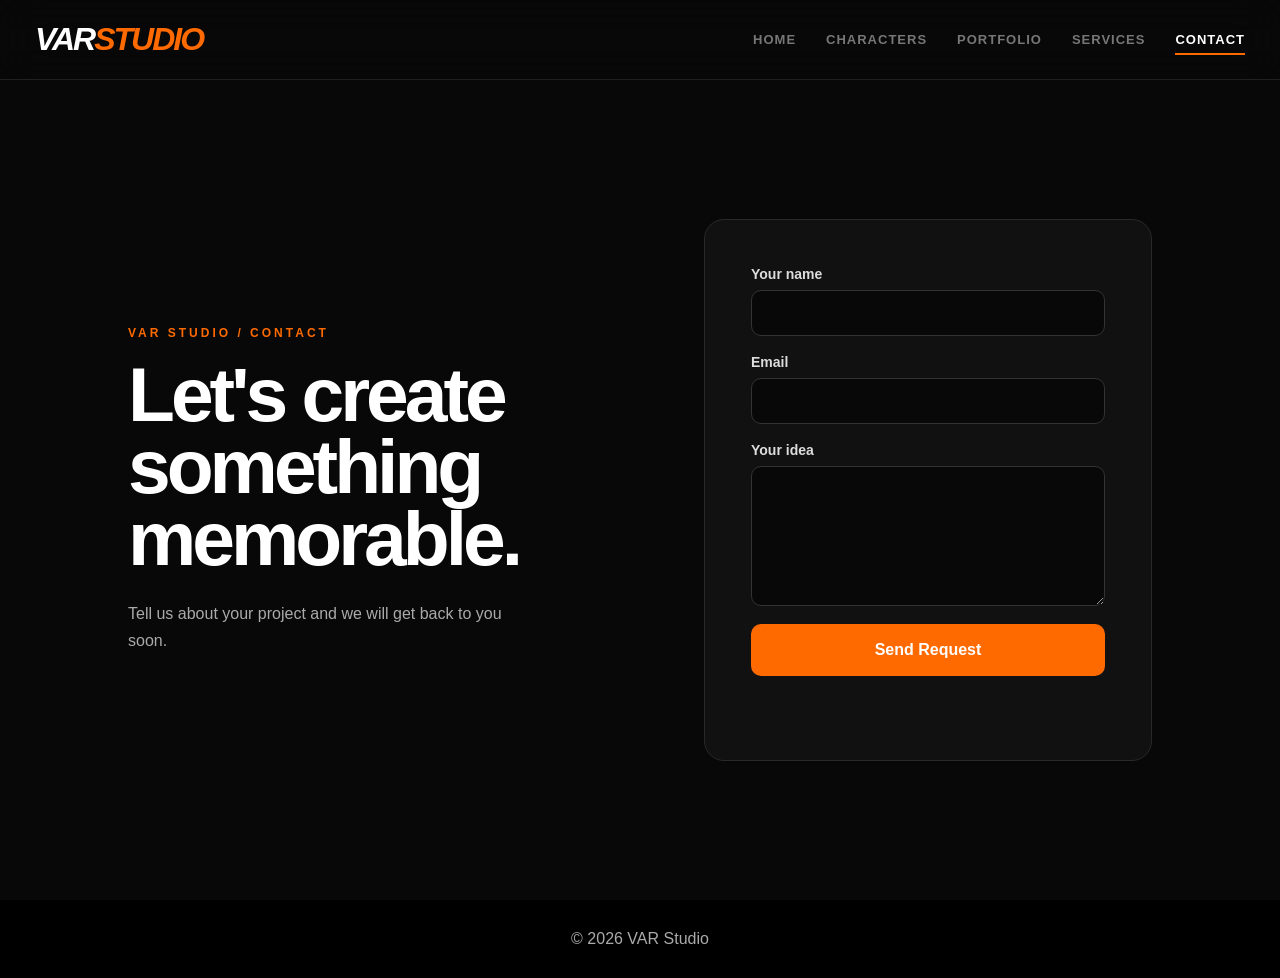
<file: NK/contact.html>
<!DOCTYPE html>
<html lang="en">
<head>
    <meta charset="UTF-8">
    <meta name="viewport" content="width=device-width, initial-scale=1.0">
    <title>VAR Studio — Contact</title>
    <link rel="icon" href="favicon.svg" type="image/svg+xml">
    <link rel="stylesheet" href="css/contact.css">
    <link rel="stylesheet" href="css/header.css">
</head>
<body>
    <header class="site-header">
        <a href="index.html" class="logo">VAR<span>STUDIO</span></a>
        <button class="menu-toggle" type="button" aria-label="Open navigation menu" aria-expanded="false"><span></span><span></span><span></span></button>
        <nav aria-label="Main navigation">
            <a href="index.html">Home</a>
            <a href="characters/characters.html">Characters</a>
            <a href="portfolio.html">Portfolio</a>
            <a href="service/service.html">Services</a>
            <a href="contact.html" class="active" aria-current="page">Contact</a>
        </nav>
    </header>
    <main class="contact-page">
        <section class="contact-intro">
            <p>VAR STUDIO / CONTACT</p>
            <h1>Let's create<br>something memorable.</h1>
            <span>Tell us about your project and we will get back to you soon.</span>
        </section>
        <form id="contact-form" action="https://formsubmit.co/letplaymum@gmail.com" method="POST" class="contact-form">
            <input type="hidden" name="_subject" value="New request from VAR Studio website">
            <input type="hidden" name="_captcha" value="false">
            <input type="hidden" name="_template" value="table">
            <label>Your name<input type="text" name="name" autocomplete="name" required></label>
            <label>Email<input type="email" name="email" autocomplete="email" required></label>
            <label>Your idea<textarea name="message" required></textarea></label>
            <button type="submit">Send Request</button>
            <p id="form-status" role="status" aria-live="polite"></p>
        </form>
    </main>
    <footer>© 2026 VAR Studio</footer>
    <script src="js/header.js"></script>
    <script src="js/script.js"></script>
</body>
</html>
</file>
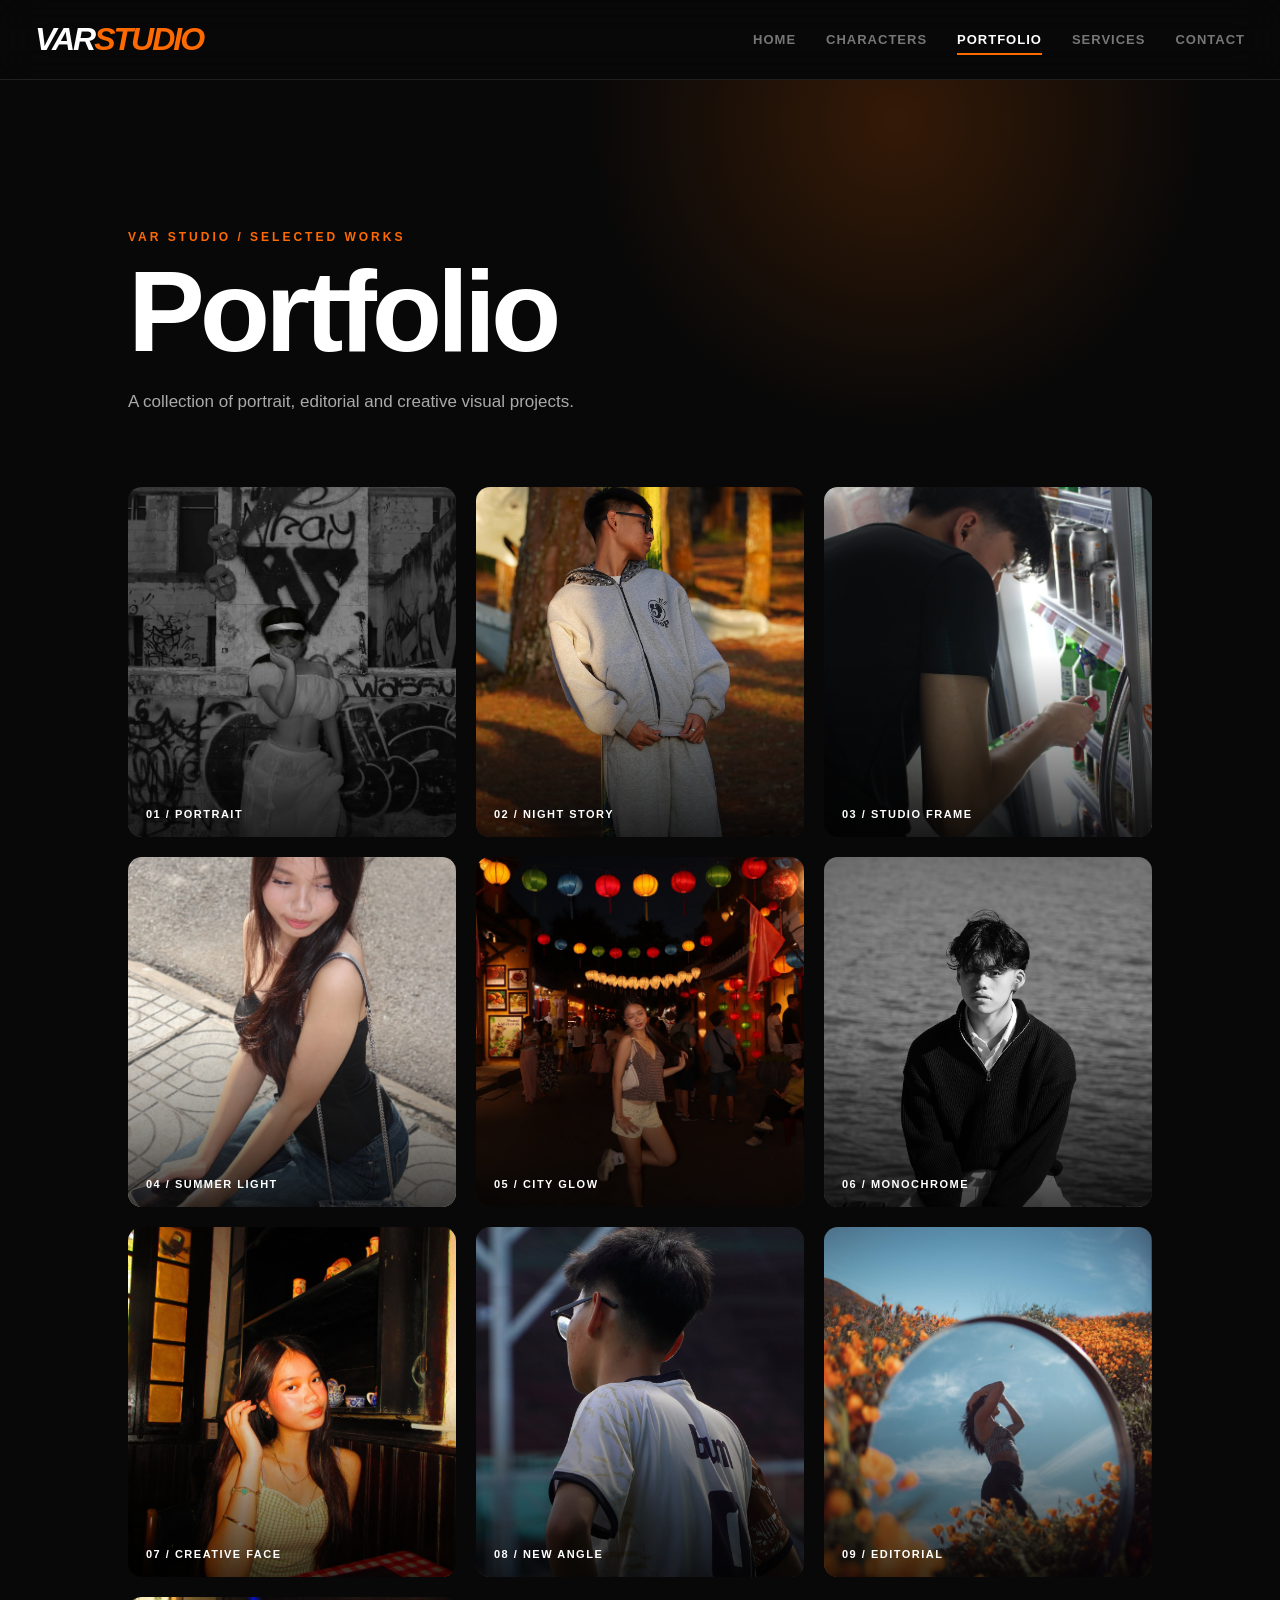
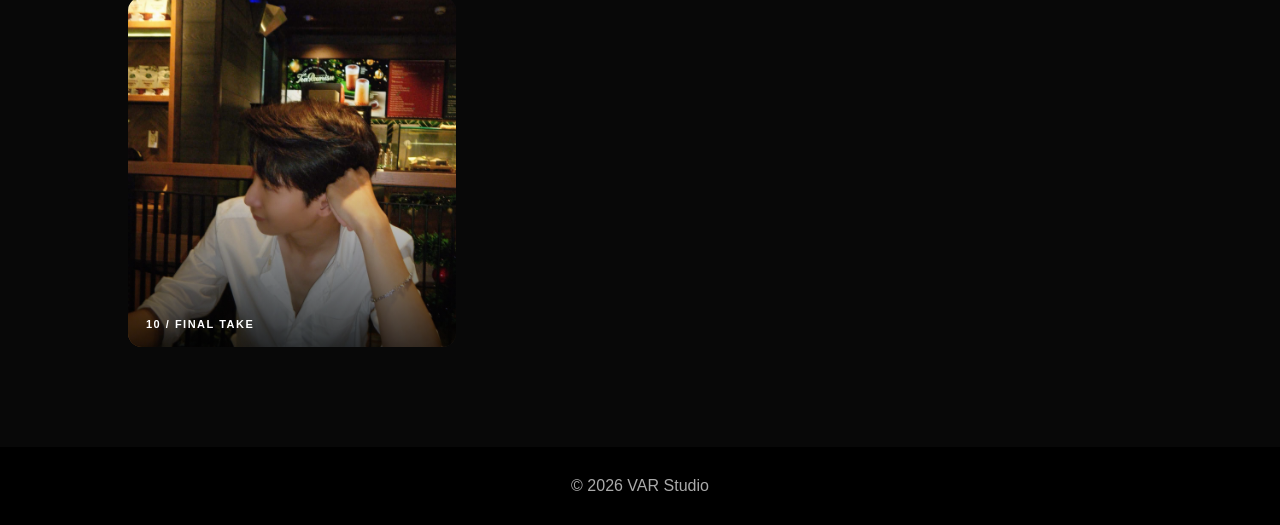
<file: NK/portfolio.html>
<!DOCTYPE html>
<html lang="en">
<head>
    <meta charset="UTF-8">
    <meta name="viewport" content="width=device-width, initial-scale=1.0">
    <title>VAR Studio — Portfolio</title>
    <link rel="icon" href="favicon.svg" type="image/svg+xml">
    <link rel="apple-touch-icon" href="favicon.svg">
    <link rel="stylesheet" href="css/portfolio.css">
    <link rel="stylesheet" href="css/header.css">
</head>
<body>
    <header class="site-header">
        <a href="index.html" class="logo">VAR<span>STUDIO</span></a>
        <button class="menu-toggle" type="button" aria-label="Open navigation menu" aria-expanded="false">
            <span></span><span></span><span></span>
        </button>
        <nav aria-label="Main navigation">
            <a href="index.html">Home</a>
            <a href="characters/characters.html">Characters</a>
            <a href="portfolio.html" class="active" aria-current="page">Portfolio</a>
            <a href="service/service.html">Services</a>
            <a href="contact.html">Contact</a>
        </nav>
    </header>

    <main>
        <section class="portfolio-hero">
            <p class="eyebrow">VAR STUDIO / SELECTED WORKS</p>
            <h1>Portfolio</h1>
            <p class="intro">A collection of portrait, editorial and creative visual projects.</p>
        </section>

        <section class="portfolio-grid" aria-label="Selected portfolio projects">
            <article><img src="images/1.jpg" alt="Portrait photography project 1"><span>01 / Portrait</span></article>
            <article><img src="images/2.jpg" alt="Night photography project 2"><span>02 / Night story</span></article>
            <article><img src="images/3.jpg" alt="Studio photography project 3"><span>03 / Studio frame</span></article>
            <article><img src="images/4.jpg" alt="Portrait photography project 4"><span>04 / Summer light</span></article>
            <article><img src="images/5.jpg" alt="Night portrait photography project 5"><span>05 / City glow</span></article>
            <article><img src="images/6.jpg" alt="Black and white portrait project 6"><span>06 / Monochrome</span></article>
            <article><img src="images/7.jpg" alt="Creative portrait project 7"><span>07 / Creative face</span></article>
            <article><img src="images/8.jpg" alt="Visual portrait project 8"><span>08 / New angle</span></article>
            <article><img src="images/9.jpg" alt="Editorial portrait project 9"><span>09 / Editorial</span></article>
            <article><img src="images/10.jpg" alt="Camera portrait project 10"><span>10 / Final take</span></article>
        </section>
    </main>

    <footer>© 2026 VAR Studio</footer>
    <script src="js/header.js"></script>
</body>
</html>
</file>
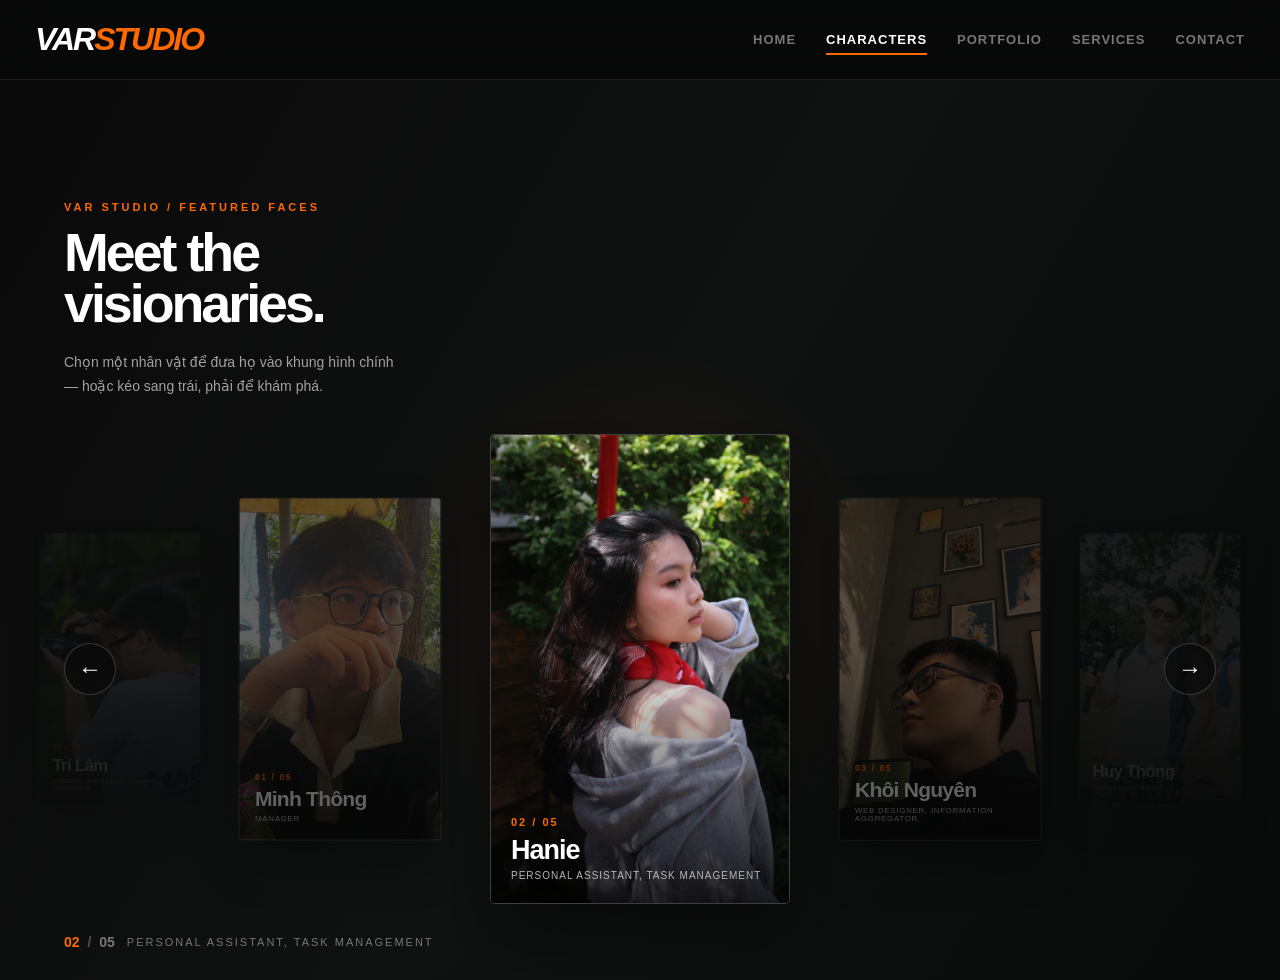
<file: NK/characters/characters.html>
<!DOCTYPE html>
<html lang="en">

<head>

    <meta charset="UTF-8">

    <meta
        name="viewport"
        content="width=device-width, initial-scale=1.0"
    >

    <title>VAR STUDIO — Characters</title>
    <link rel="icon" href="../favicon.svg" type="image/svg+xml">
    <link rel="apple-touch-icon" href="../favicon.svg">
    <link
        rel="stylesheet"
        href="../css/characters.css"
    >
    <link rel="stylesheet" href="../css/header.css">

</head>


<body>


<!-- ==============================
     HEADER
================================ -->

<header class="site-header">

    <a href="../index.html" class="logo">
        VAR<span>STUDIO</span>
    </a>

    <button class="menu-toggle" type="button" aria-label="Open navigation menu" aria-expanded="false">
        <span></span><span></span><span></span>
    </button>

    <nav>

        <a href="../index.html">
            Home
        </a>

        <a href="characters.html" class="active">
            Characters
        </a>

        <a href="../portfolio.html">
            Portfolio
        </a>

        <a href="../service/service.html">
            Services
        </a>

        <a href="../contact.html">
            Contact
        </a>

    </nav>

</header>



<!-- ==============================
     CHARACTERS
================================ -->

<main class="characters-page">


    <!-- TOP TEXT -->

    <section class="characters-intro">

        <div class="eyebrow">
            VAR STUDIO / FEATURED FACES
        </div>


        <h1>
            Meet the<br>
            <span>visionaries.</span>
        </h1>


        <p>
            Chọn một nhân vật để đưa họ vào khung hình chính
            <br>
            — hoặc kéo sang trái, phải để khám phá.
        </p>

    </section>



    <!-- ==========================
         CHARACTER SHOWCASE
    =========================== -->

    <section class="character-showcase">


        <!-- LEFT ARROW -->

        <button
            class="slider-arrow arrow-left"
            id="prevCharacter"
            aria-label="Previous character"
        >
            ←
        </button>



        <!-- CARDS -->

        <div
            class="character-slider"
            id="characterSlider"
        >

            <!-- JS sẽ tạo cards ở đây -->

        </div>



        <!-- RIGHT ARROW -->

        <button
            class="slider-arrow arrow-right"
            id="nextCharacter"
            aria-label="Next character"
        >
            →
        </button>


    </section>



    <!-- ==========================
         CHARACTER INFORMATION
    =========================== -->

    <section class="character-info">


        <div class="character-counter">

            <span id="currentNumber">
                01
            </span>

            <span class="slash">
                /
            </span>

            <span id="totalNumber">
                05
            </span>

        </div>


        <div class="character-role">
            VISUAL DIRECTOR
        </div>


    </section>



    <!-- ==========================
         MOBILE SWIPE HINT
    =========================== -->

    <div class="swipe-hint">

        ← DRAG TO EXPLORE →

    </div>


</main>



<!-- ==============================
     JAVASCRIPT
================================ -->

<script src="../js/header.js"></script>
<script src="../js/characters.js"></script>


</body>

</html>
</file>
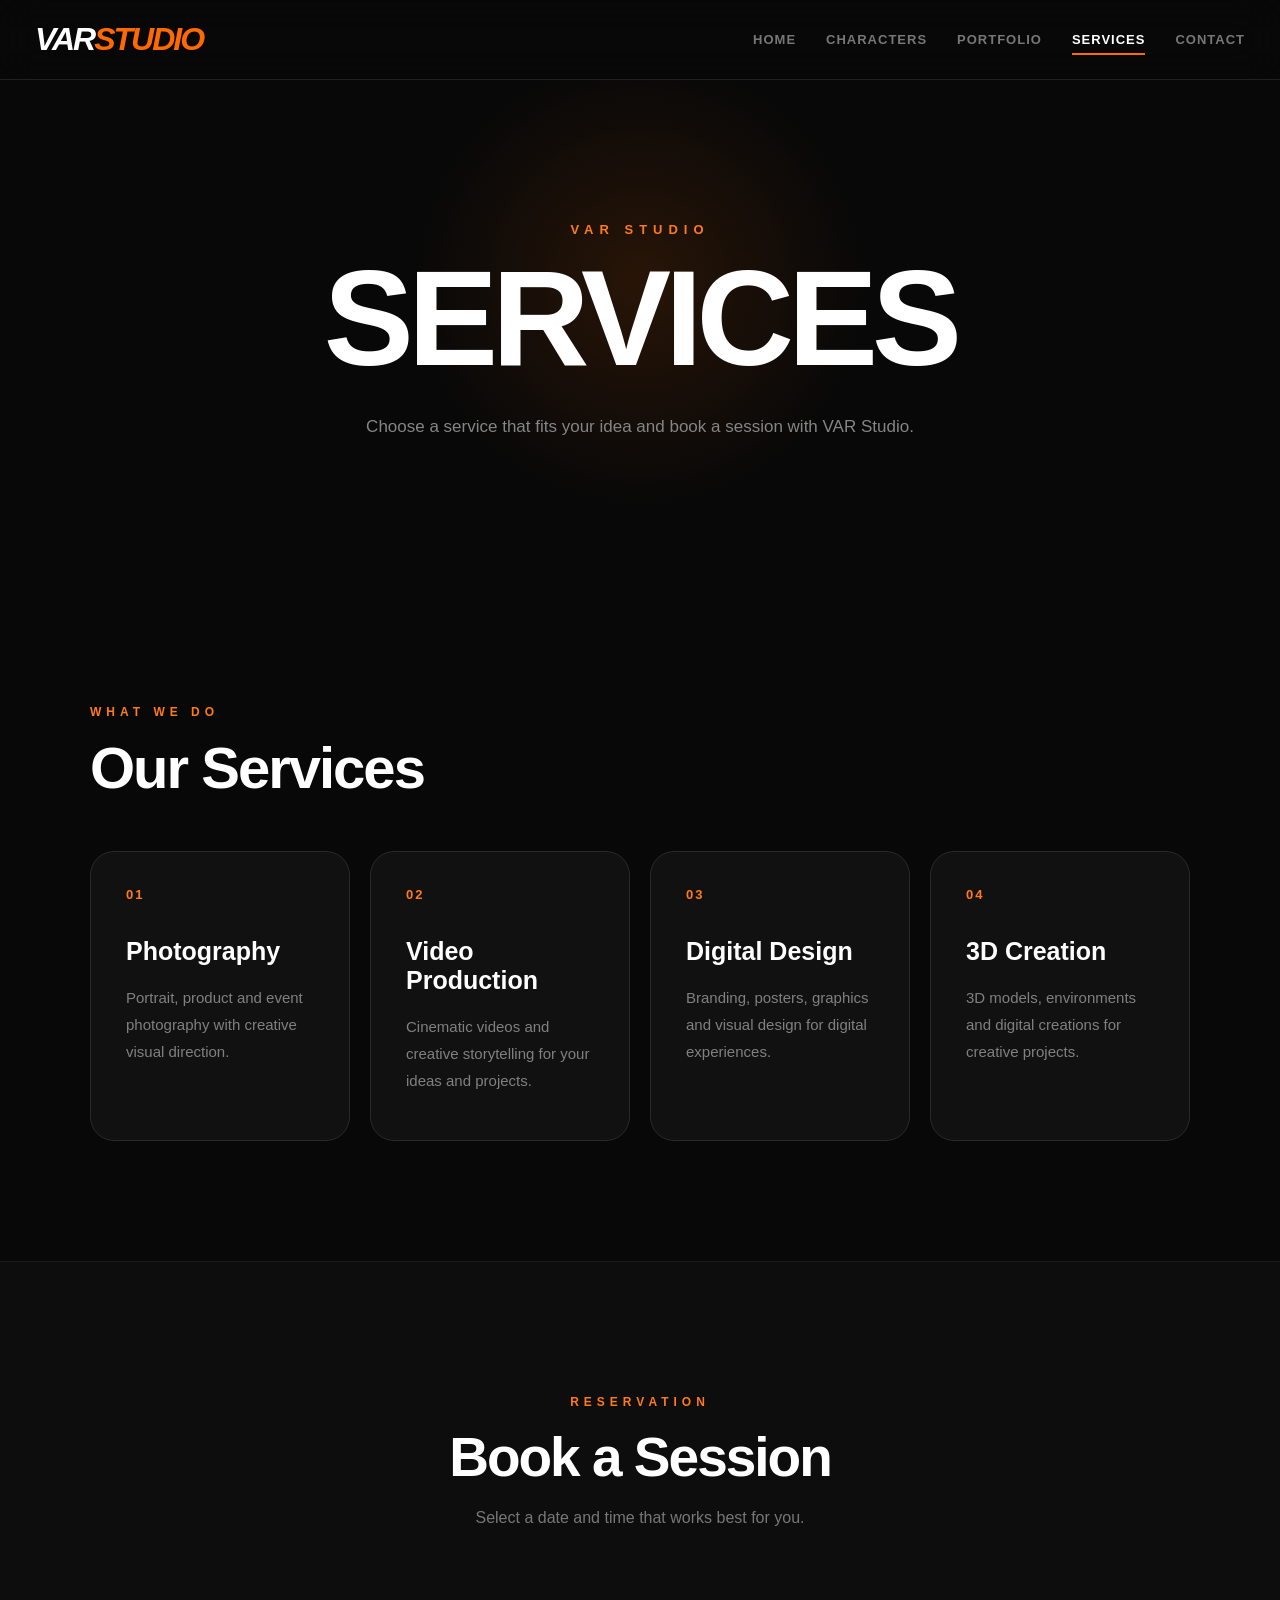
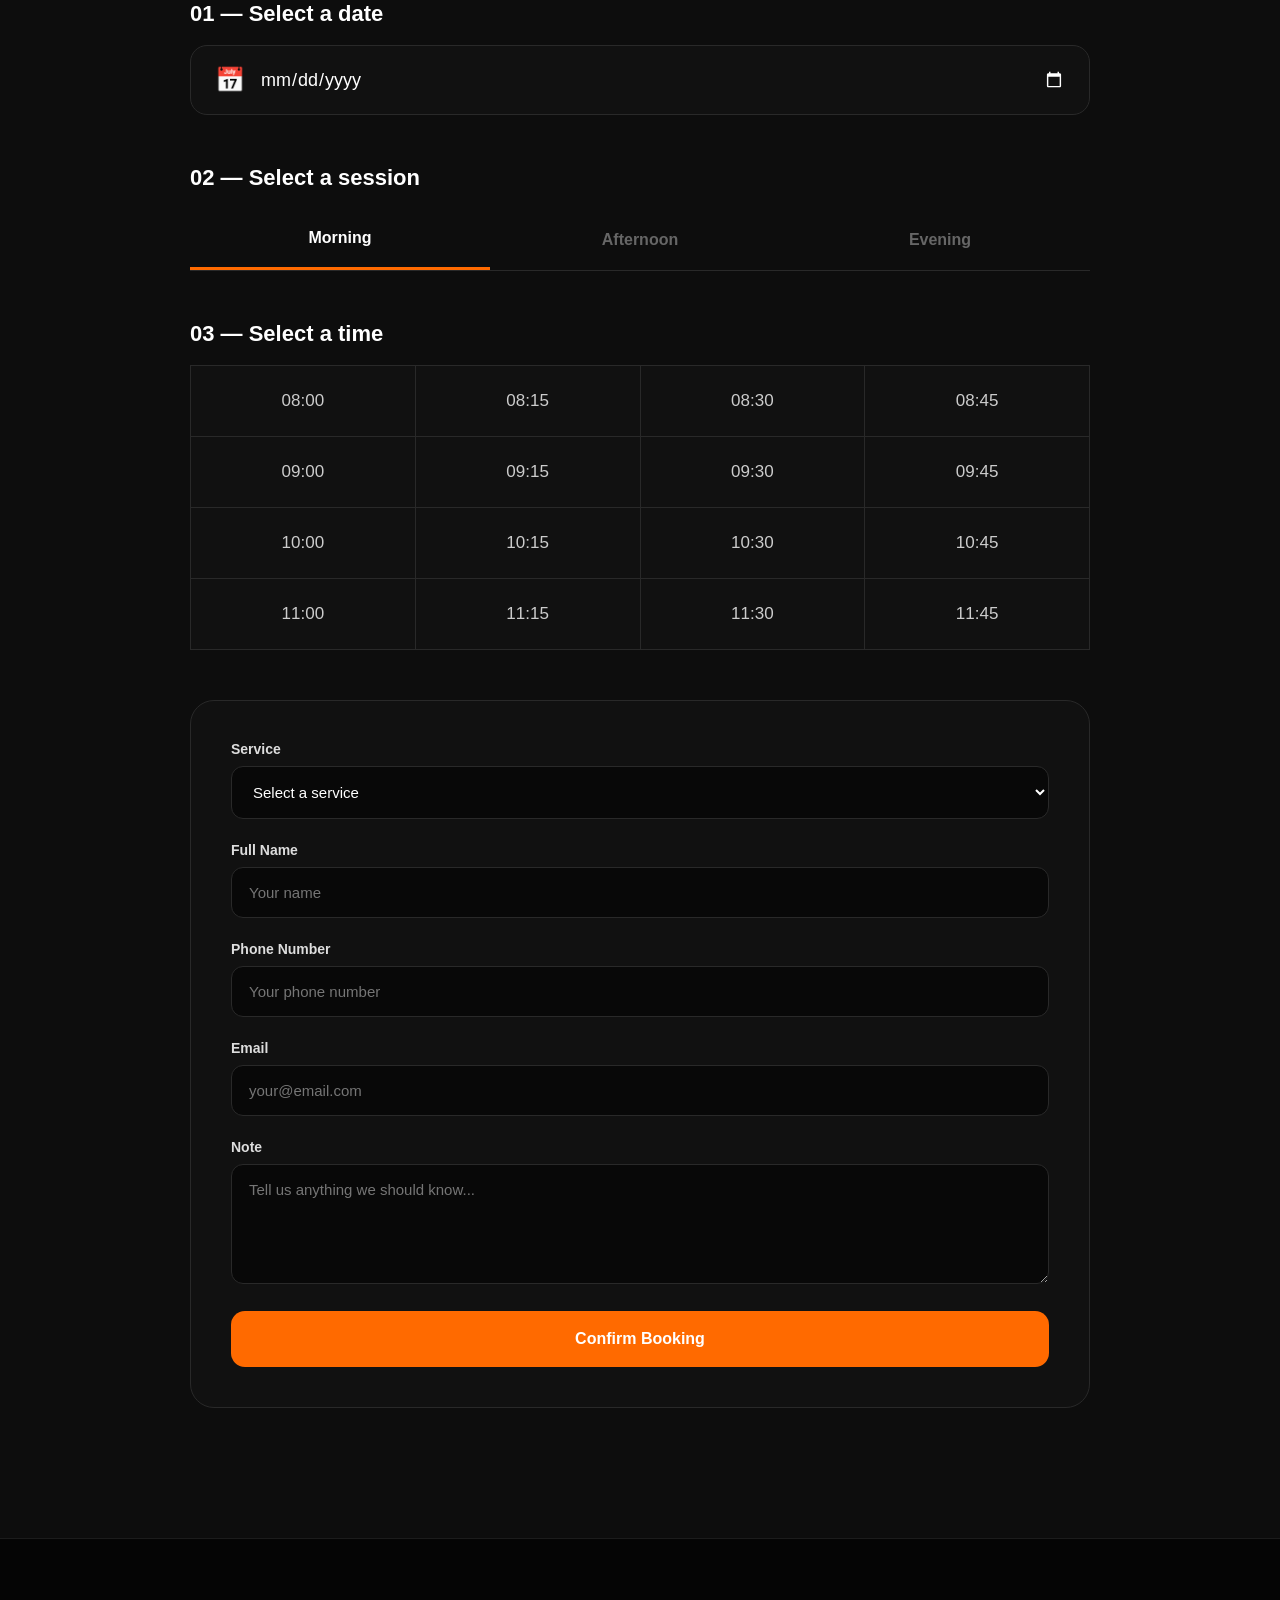
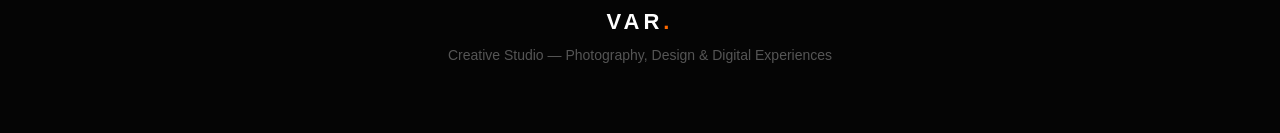
<file: NK/service/service.html>
<!DOCTYPE html>
<html lang="en">

<head>

    <meta charset="UTF-8">

    <meta
        name="viewport"
        content="width=device-width, initial-scale=1.0"
    >

    <title>VAR Studio — Services</title>
    <link rel="icon" href="../favicon.svg" type="image/svg+xml">
    <link rel="apple-touch-icon" href="../favicon.svg">
    <!-- Service CSS -->
    <link
        rel="stylesheet"
        href="../css/service.css"
    >
    <link rel="stylesheet" href="../css/header.css">
    
</head>


<body>


<!-- =====================================================
     HEADER
===================================================== -->

<header>

    <a class="logo" href="../index.html">
        VAR<span>STUDIO</span>
    </a>

    <button class="menu-toggle" type="button" aria-label="Open navigation menu" aria-expanded="false">
        <span></span><span></span><span></span>
    </button>


    <nav>

        <a href="../index.html">
            HOME
        </a>

        <a href="../characters/characters.html">
            CHARACTERS
        </a>

        <a href="../portfolio.html">
            PORTFOLIO
        </a>

        <a
            href="service.html"
            class="active"
        >
            SERVICES
        </a>

        <a href="../contact.html">
            CONTACT
        </a>

    </nav>

</header>



<!-- =====================================================
     HERO
===================================================== -->

<section class="hero">

    <div class="hero-small">
        VAR STUDIO
    </div>


    <h1>
        SERVICES
    </h1>


    <p>
        Choose a service that fits your idea
        and book a session with VAR Studio.
    </p>

</section>



<!-- =====================================================
     SERVICES
===================================================== -->

<section
    class="services"
    id="services"
>

    <div class="section-title">

        <span>
            WHAT WE DO
        </span>


        <h2>
            Our Services
        </h2>

    </div>



    <div class="service-grid">


        <!-- Photography -->

        <div
            class="service-card"
            onclick="selectService('Photography')"
        >

            <div class="service-number">
                01
            </div>


            <h3>
                Photography
            </h3>


            <p>
                Portrait, product and event
                photography with creative
                visual direction.
            </p>

        </div>



        <!-- Video -->

        <div
            class="service-card"
            onclick="selectService('Video Production')"
        >

            <div class="service-number">
                02
            </div>


            <h3>
                Video Production
            </h3>


            <p>
                Cinematic videos and creative
                storytelling for your ideas
                and projects.
            </p>

        </div>



        <!-- Design -->

        <div
            class="service-card"
            onclick="selectService('Digital Design')"
        >

            <div class="service-number">
                03
            </div>


            <h3>
                Digital Design
            </h3>


            <p>
                Branding, posters, graphics
                and visual design for digital
                experiences.
            </p>

        </div>



        <!-- 3D -->

        <div
            class="service-card"
            onclick="selectService('3D Creation')"
        >

            <div class="service-number">
                04
            </div>


            <h3>
                3D Creation
            </h3>


            <p>
                3D models, environments and
                digital creations for creative
                projects.
            </p>

        </div>


    </div>

</section>



<!-- =====================================================
     BOOKING
===================================================== -->

<section
    class="booking-section"
    id="booking"
>

    <div class="booking-container">


        <!-- TITLE -->

        <div class="booking-title">

            <span>
                RESERVATION
            </span>


            <h2>
                Book a Session
            </h2>


            <p>
                Select a date and time
                that works best for you.
            </p>

        </div>



        <!-- =================================================
             DATE
        ================================================== -->

        <div class="booking-step">

            <h3>
                01 — Select a date
            </h3>


            <div class="date-box">

                <span class="date-icon">
                    📅
                </span>


                <input
                    type="date"
                    id="bookingDate"
                    name="date"
                >

            </div>

        </div>



        <!-- =================================================
             SESSION
        ================================================== -->

        <div class="booking-step">

            <h3>
                02 — Select a session
            </h3>


            <div class="session-tabs">

                <button
                    type="button"
                    class="session-btn active"
                    data-session="morning"
                >
                    Morning
                </button>


                <button
                    type="button"
                    class="session-btn"
                    data-session="afternoon"
                >
                    Afternoon
                </button>


                <button
                    type="button"
                    class="session-btn"
                    data-session="evening"
                >
                    Evening
                </button>

            </div>

        </div>



        <!-- =================================================
             TIME
        ================================================== -->

        <div class="booking-step">

            <h3>
                03 — Select a time
            </h3>


            <div
                class="time-grid"
                id="timeGrid"
            ></div>

        </div>



        <!-- =================================================
             FORMSUBMIT
        ================================================== -->

        <form
            id="bookingForm"

            action="https://formsubmit.co/varmediastudio@gmail.com"

            method="POST"

            class="form-box"
        >


            <!-- FormSubmit settings -->

            <input
                type="hidden"
                name="_subject"
                value="New VAR Studio Booking"
            >


            <input
                type="hidden"
                name="_template"
                value="table"
            >


            <input
                type="hidden"
                name="_captcha"
                value="false"
            >



            <!-- SERVICE -->

            <div class="input-group">

                <label for="service">
                    Service
                </label>


                <select
                    id="service"
                    name="Service"
                    required
                >

                    <option value="">
                        Select a service
                    </option>


                    <option value="Photography">
                        Photography
                    </option>


                    <option value="Video Production">
                        Video Production
                    </option>


                    <option value="Digital Design">
                        Digital Design
                    </option>


                    <option value="3D Creation">
                        3D Creation
                    </option>

                </select>

            </div>



            <!-- NAME -->

            <div class="input-group">

                <label for="name">
                    Full Name
                </label>


                <input
                    type="text"
                    id="name"
                    name="Name"
                    placeholder="Your name"
                    required
                >

            </div>



            <!-- PHONE -->

            <div class="input-group">

                <label for="phone">
                    Phone Number
                </label>


                <input
                    type="tel"
                    id="phone"
                    name="Phone"
                    placeholder="Your phone number"
                    required
                >

            </div>



            <!-- EMAIL -->

            <div class="input-group">

                <label for="email">
                    Email
                </label>


                <input
                    type="email"
                    id="email"
                    name="Email"
                    placeholder="your@email.com"
                    required
                >

            </div>



            <!-- NOTE -->

            <div class="input-group">

                <label for="note">
                    Note
                </label>


                <textarea
                    id="note"
                    name="Note"
                    placeholder="Tell us anything we should know..."
                ></textarea>

            </div>



            <!-- Hidden booking information -->

            <input
                type="hidden"
                id="sessionInput"
                name="Session"
            >


            <input
                type="hidden"
                id="timeInput"
                name="Time"
            >



            <!-- SUBMIT -->

            <button
                type="submit"
                class="submit-btn"
                id="submitButton"
            >
                Confirm Booking
            </button>


            <div
                id="bookingStatus"
            ></div>


        </form>

    </div>

</section>



<!-- =====================================================
     FOOTER
===================================================== -->

<footer>

    <h3>
        VAR<span>.</span>
    </h3>


    <p>
        Creative Studio —
        Photography, Design & Digital Experiences
    </p>

</footer>



<!-- Service JavaScript -->

<script src="../js/header.js"></script>
<script src="../js/service.js"></script>


</body>

</html>
</file>
<file: NK/css/contact.css>
:root { --font-ui: "Segoe UI", Arial, Helvetica, sans-serif; --orange: #ff6a00; }
* { box-sizing: border-box; }
body { margin: 0; color: #fff; background: #080808; font-family: var(--font-ui); }
.contact-page { min-height: calc(100svh - 80px); display: grid; grid-template-columns: 1fr 1fr; gap: clamp(40px, 10vw, 150px); align-items: center; padding: clamp(70px, 10vw, 130px) 10%; }
.contact-intro p { margin: 0 0 18px; color: var(--orange); font-size: 12px; font-weight: 700; letter-spacing: 3px; }
.contact-intro h1 { margin: 0; font-size: clamp(48px, 6vw, 86px); line-height: .94; letter-spacing: -4px; }
.contact-intro span { display: block; max-width: 390px; margin-top: 25px; color: #aaa; line-height: 1.7; }
.contact-form { display: flex; flex-direction: column; gap: 18px; padding: clamp(26px, 4vw, 46px); background: #111; border: 1px solid #292929; border-radius: 20px; }
.contact-form label { display: grid; gap: 8px; color: #ddd; font-size: 14px; font-weight: 600; }
.contact-form input, .contact-form textarea { width: 100%; padding: 14px; color: #fff; background: #080808; border: 1px solid #333; border-radius: 10px; font: inherit; }
.contact-form textarea { min-height: 140px; resize: vertical; }
.contact-form button { min-height: 52px; color: #fff; background: var(--orange); border: 0; border-radius: 10px; font: inherit; font-weight: 800; cursor: pointer; }
#form-status { min-height: 20px; margin: 0; color: var(--orange); }
footer { padding: 30px; color: #aaa; text-align: center; background: #000; }
@media (max-width: 1050px) { .contact-page { grid-template-columns: 1fr; gap: 42px; padding: 80px 10%; } }
@media (max-width: 700px) { .contact-page { padding: 62px 16px; } .contact-intro h1 { font-size: clamp(42px, 14vw, 62px); } }
</file>
<file: NK/css/header.css>
/* Shared site header — based on the Services page design. */
:root {
    --font-ui: "Segoe UI", Arial, Helvetica, sans-serif;
    --orange: #ff6a00;
}

header,
.site-header {
    position: sticky;
    top: 0;
    z-index: 1000;
    width: 100%;
    min-height: 80px;
    display: flex;
    align-items: center;
    justify-content: space-between;
    padding: 0 35px;
    background: rgba(8, 8, 8, 0.88);
    backdrop-filter: blur(20px);
    -webkit-backdrop-filter: blur(20px);
    border-bottom: 1px solid #202020;
    font-family: var(--font-ui);
}

.logo,
header .logo,
.site-header .logo {
    color: #ffffff;
    text-decoration: none;
    font-family: var(--font-ui);
    font-size: 32px;
    font-weight: 900;
    font-style: italic;
    letter-spacing: -2px;
    white-space: nowrap;
}

.logo span,
header .logo span,
.site-header .logo span {
    color: var(--orange);
}

header nav,
.site-header nav {
    display: flex;
    align-items: center;
    gap: 30px;
}

header nav a,
.site-header nav a {
    position: relative;
    color: #777777;
    text-decoration: none;
    font-family: var(--font-ui);
    font-size: 13px;
    font-weight: 700;
    letter-spacing: 1px;
    margin: 0;
    text-transform: uppercase;
    transition: color 0.3s ease;
}

header nav a::after,
.site-header nav a::after {
    content: "";
    position: absolute;
    left: 0;
    bottom: -8px;
    width: 0;
    height: 2px;
    background: var(--orange);
    transition: width 0.3s ease;
}

header nav a:hover,
header nav a.active,
.site-header nav a:hover,
.site-header nav a.active {
    color: #ffffff;
}

header nav a:hover::after,
header nav a.active::after,
.site-header nav a:hover::after,
.site-header nav a.active::after {
    width: 100%;
}

.menu-toggle {
    display: none;
}

@media (max-width: 1050px) {
    header,
    .site-header {
        min-height: 72px;
        padding: 0 24px;
    }

    .logo,
    header .logo,
    .site-header .logo {
        font-size: 26px;
    }

    .menu-toggle {
        width: 46px;
        height: 46px;
        display: grid;
        place-content: center;
        gap: 5px;
        margin: 0;
        padding: 0;
        color: #fff;
        background: transparent;
        border: 1px solid #303030;
        border-radius: 8px;
        cursor: pointer;
    }

    .menu-toggle span {
        width: 21px;
        height: 2px;
        display: block;
        background: currentColor;
        transition: transform .2s ease, opacity .2s ease;
    }

    .menu-toggle.is-open span:nth-child(1) { transform: translateY(7px) rotate(45deg); }
    .menu-toggle.is-open span:nth-child(2) { opacity: 0; }
    .menu-toggle.is-open span:nth-child(3) { transform: translateY(-7px) rotate(-45deg); }

    header nav,
    .site-header nav {
        position: absolute;
        top: calc(100% + 1px);
        right: 0;
        left: 0;
        display: none;
        align-items: stretch;
        flex-direction: column;
        gap: 0;
        padding: 10px 24px 18px;
        background: rgba(8, 8, 8, .98);
        border-bottom: 1px solid #202020;
        box-shadow: 0 16px 28px rgba(0, 0, 0, .35);
    }

    header nav.is-open,
    .site-header nav.is-open {
        display: flex;
    }

    header nav a,
    .site-header nav a {
        min-height: 46px;
        display: flex;
        align-items: center;
        padding: 0 4px;
        font-size: 13px;
    }

    header nav a::after,
    .site-header nav a::after {
        right: auto;
        bottom: 4px;
    }
}

@media (max-width: 480px) {
    header,
    .site-header {
        min-height: 64px;
        padding: 0 16px;
    }

    .logo,
    header .logo,
    .site-header .logo {
        font-size: 23px;
    }

    header nav,
    .site-header nav {
        padding-right: 16px;
        padding-left: 16px;
    }
}
</file>
<file: NK/css/portfolio.css>
:root {
    --font-ui: "Segoe UI", Arial, Helvetica, sans-serif;
    --orange: #ff6a00;
}

* { box-sizing: border-box; }

html { scroll-behavior: smooth; }

body {
    margin: 0;
    color: #fff;
    background: #080808;
    font-family: var(--font-ui);
}

.portfolio-hero {
    padding: clamp(80px, 12vw, 150px) 10% 70px;
    background: radial-gradient(circle at 70% 10%, rgba(255, 106, 0, .18), transparent 32%), #080808;
}

.eyebrow {
    margin: 0 0 16px;
    color: var(--orange);
    font-size: 12px;
    font-weight: 700;
    letter-spacing: 3px;
}

h1 {
    margin: 0;
    font-size: clamp(54px, 9vw, 130px);
    line-height: .9;
    letter-spacing: -5px;
}

.intro {
    max-width: 500px;
    margin: 24px 0 0;
    color: #aaa;
    font-size: 17px;
    line-height: 1.7;
}

.portfolio-grid {
    display: grid;
    grid-template-columns: repeat(3, minmax(0, 1fr));
    gap: 20px;
    padding: 0 10% 100px;
}

.portfolio-grid article {
    position: relative;
    min-height: 350px;
    overflow: hidden;
    border-radius: 14px;
    background: #151515;
}

.portfolio-grid img {
    width: 100%;
    height: 100%;
    position: absolute;
    inset: 0;
    display: block;
    object-fit: cover;
    transition: transform .45s ease;
}

.portfolio-grid article::after {
    content: "";
    position: absolute;
    inset: 0;
    background: linear-gradient(180deg, transparent 48%, rgba(0, 0, 0, .75));
}

.portfolio-grid article:hover img { transform: scale(1.06); }

.portfolio-grid span {
    position: absolute;
    z-index: 1;
    right: 18px;
    bottom: 17px;
    left: 18px;
    font-size: 11px;
    font-weight: 700;
    letter-spacing: 1.5px;
    text-transform: uppercase;
}

footer {
    padding: 30px;
    color: #aaa;
    text-align: center;
    background: #000;
}

@media (max-width: 1050px) {
    .portfolio-hero { padding-right: 8%; padding-left: 8%; }
    .portfolio-grid { grid-template-columns: repeat(2, minmax(0, 1fr)); padding-right: 8%; padding-left: 8%; }
}

@media (max-width: 900px) {
    .portfolio-grid { grid-template-columns: repeat(2, minmax(0, 1fr)); }
}

@media (max-width: 700px) {
    .portfolio-hero { padding: 80px 7% 50px; }
    .portfolio-grid { grid-template-columns: 1fr; gap: 16px; padding: 0 7% 70px; }
    .portfolio-grid article { min-height: 300px; }
}
</file>
<file: NK/css/characters.css>
/* =====================================================
   VAR STUDIO — CHARACTERS
===================================================== */


/* ==============================
   RESET
================================ */

* {

    margin: 0;
    padding: 0;

    box-sizing: border-box;

}


html {

    scroll-behavior: smooth;

}


body {

    background: #080909;

    color: #ffffff;

    font-family: var(--font-ui);

    overflow-x: hidden;

}


/* ==============================
   VARIABLES
================================ */

:root {

    --font-ui: "Segoe UI", Arial, Helvetica, sans-serif;

    --orange: #ff6500;

    --orange-light: #ff7918;

    --black: #080909;

    --gray: #777777;

}


/* ==============================
   HEADER
================================ */

.site-header {

    position: fixed;

    top: 0;
    left: 0;

    width: 100%;

    height: 76px;

    z-index: 1000;

    display: flex;

    align-items: center;

    justify-content: space-between;

    padding: 0 8%;

    background:
        rgba(5, 5, 5, 0.94);

    backdrop-filter: blur(15px);

    border-bottom:
        1px solid rgba(255,255,255,0.04);

}


/* LOGO */

.logo {

    color: #ffffff;

    text-decoration: none;

    font-size: 25px;

    font-weight: 900;

    letter-spacing: 1px;

}


.logo span {

    color: var(--orange);

}


/* NAV */

.site-header nav {

    display: flex;

    gap: 34px;

}


.site-header nav a {

    position: relative;

    color: #eeeeee;

    text-decoration: none;

    font-size: 14px;

    transition:
        color .25s ease;

}


.site-header nav a:hover {

    color: var(--orange);

}


.site-header nav a.active {

    color: var(--orange);

}


/* ==============================
   MAIN
================================ */

.characters-page {

    min-height: 100vh;

    padding-top: 76px;

    position: relative;

    overflow: hidden;

    background:

        radial-gradient(
            circle at 50% 58%,
            rgba(255, 90, 0, .075),
            transparent 31%
        ),

        linear-gradient(
            120deg,
            #090909,
            #101211,
            #080909
        );

}


/* ==============================
   INTRO
================================ */

.characters-intro {

    width: min(1200px, 90%);

    margin: 0 auto;

    padding-top: 45px;

    position: relative;

    z-index: 10;

}


.eyebrow {

    color: var(--orange);

    font-size: 11px;

    font-weight: 800;

    letter-spacing: 3px;

    margin-bottom: 14px;

}


.characters-intro h1 {

    font-size: clamp(
        42px,
        4.2vw,
        68px
    );

    line-height: .95;

    letter-spacing: -3px;

    margin-bottom: 22px;

}


.characters-intro h1 span {

    color: #ffffff;

}


.characters-intro p {

    color: #a2a2a2;

    font-size: 14px;

    line-height: 1.7;

}


/* ==============================
   SHOWCASE
================================ */

.character-showcase {

    height: 560px;

    position: relative;

    width: 100%;

    display: flex;

    align-items: center;

    justify-content: center;

    margin-top: -10px;

}


/* ==============================
   SLIDER
================================ */

.character-slider {

    width: 100%;

    height: 100%;

    position: relative;

    display: flex;

    align-items: center;

    justify-content: center;

    perspective: 1200px;

    touch-action: pan-y;

}


/* ==============================
   CHARACTER CARD
================================ */

.character-card {

    position: absolute;

    width: 260px;

    height: 440px;

    border-radius: 5px;

    overflow: hidden;

    cursor: pointer;

    border:
        1px solid rgba(255,255,255,.18);

    background: #151515;

    box-shadow:
        0 30px 60px
        rgba(0,0,0,.45);

    transition:

        transform .55s
        cubic-bezier(.2,.8,.2,1),

        opacity .45s ease,

        filter .45s ease,

        width .45s ease,

        height .45s ease;

}


/* IMAGE */

.character-card img {

    width: 100%;

    height: 100%;

    display: block;

    object-fit: cover;

}


/* DARK OVERLAY */

.character-card::after {

    content: "";

    position: absolute;

    inset: 0;

    background:

        linear-gradient(
            to top,
            rgba(0,0,0,.85),
            rgba(0,0,0,0) 58%
        );

    pointer-events: none;

}


/* ==============================
   CARD INFORMATION
================================ */

.card-info {

    position: absolute;

    left: 20px;

    right: 20px;

    bottom: 22px;

    z-index: 5;

}


.card-number {

    color: var(--orange);

    font-size: 11px;

    font-weight: 800;

    letter-spacing: 2px;

    margin-bottom: 7px;

}


.card-name {

    font-size: 27px;

    font-weight: 800;

    letter-spacing: -1px;

}


.card-role {

    margin-top: 4px;

    color: #b7b7b7;

    font-size: 10px;

    letter-spacing: 1px;

    text-transform: uppercase;

}


/* ==============================
   CARD POSITIONS
================================ */


/* CENTER */

.character-card.center {

    z-index: 5;

    width: 300px;

    height: 470px;

    transform:
        translateX(0)
        scale(1);

    opacity: 1;

    filter: brightness(1);

}


/* LEFT */

.character-card.left {

    z-index: 3;

    transform:
        translateX(-300px)
        scale(.78);

    opacity: .65;

    filter:
        brightness(.55);

}


/* RIGHT */

.character-card.right {

    z-index: 3;

    transform:
        translateX(300px)
        scale(.78);

    opacity: .65;

    filter:
        brightness(.55);

}


/* FAR LEFT */

.character-card.far-left {

    z-index: 1;

    transform:
        translateX(-520px)
        scale(.62);

    opacity: .25;

    filter:
        brightness(.35);

}


/* FAR RIGHT */

.character-card.far-right {

    z-index: 1;

    transform:
        translateX(520px)
        scale(.62);

    opacity: .25;

    filter:
        brightness(.35);

}


/* HIDE */

.character-card.hidden {

    opacity: 0;

    transform:
        translateX(0)
        scale(.5);

    pointer-events: none;

}


/* ==============================
   ARROWS
================================ */

.slider-arrow {

    position: absolute;

    top: 50%;

    transform:
        translateY(-50%);

    width: 52px;

    height: 52px;

    z-index: 20;

    border:
        1px solid rgba(255,255,255,.18);

    border-radius: 50%;

    background:
        rgba(10,10,10,.75);

    color: #ffffff;

    font-size: 24px;

    cursor: pointer;

    transition:
        all .3s ease;

}


.slider-arrow:hover {

    background: var(--orange);

    border-color: var(--orange);

}


.arrow-left {

    left: 5%;

}


.arrow-right {

    right: 5%;

}


/* ==============================
   INFO
================================ */

.character-info {

    width: min(1200px, 90%);

    margin: -15px auto 0;

    display: flex;

    align-items: center;

    gap: 12px;

}


.character-counter {

    font-size: 14px;

    font-weight: 800;

}


#currentNumber {

    color: var(--orange);

}


.slash {

    color: #555555;

    margin: 0 4px;

}


#totalNumber {

    color: #777777;

}


.character-role {

    color: #777777;

    font-size: 11px;

    letter-spacing: 2px;

}


/* ==============================
   HINT
================================ */

.swipe-hint {

    display: none;

    text-align: center;

    margin-top: 30px;

    color: #555555;

    font-size: 10px;

    letter-spacing: 2px;

}


/* ==============================
   RESPONSIVE
================================ */

@media (max-width: 1000px) {

    .character-card.left {

        transform:
            translateX(-230px)
            scale(.72);

    }


    .character-card.right {

        transform:
            translateX(230px)
            scale(.72);

    }


    .character-card.far-left {

        opacity: 0;

    }


    .character-card.far-right {

        opacity: 0;

    }

}


@media (max-width: 700px) {

    .site-header {

        padding: 0 20px;

    }


    .site-header nav {

        gap: 13px;

    }


    .site-header nav a {

        font-size: 10px;

    }


    .characters-intro {

        padding-top: 35px;

    }


    .characters-intro h1 {

        font-size: 48px;

    }


    .characters-intro p {

        font-size: 14px;

        line-height: 1.6;

    }


    .character-showcase {

        height: 500px;

    }


    .character-card.center {

        width: 260px;

        height: 420px;

    }


    .character-card.left {

        transform:
            translateX(-180px)
            scale(.62);

        opacity: .35;

    }


    .character-card.right {

        transform:
            translateX(180px)
            scale(.62);

        opacity: .35;

    }


    .slider-arrow {

        width: 46px;

        height: 46px;

    }


    .arrow-left {

        left: 15px;

    }


    .arrow-right {

        right: 15px;

    }


    .swipe-hint {

        display: block;

    }

}


@media (max-width: 500px) {

    .site-header nav {

        display: none;

    }


    .character-card.center {

        width: 230px;

        height: 380px;

    }


    .character-card.left {

        transform:
            translateX(-125px)
            scale(.55);

    }


    .character-card.right {

        transform:
            translateX(125px)
            scale(.55);

    }


    .character-showcase {

        height: 450px;

    }

}

@media (min-width: 701px) and (max-width: 1050px) {

    .characters-intro {
        width: min(900px, 84%);
        padding-top: 55px;
    }

    .character-showcase {
        height: 530px;
    }

    .character-info {
        width: min(900px, 84%);
    }
}

/* =========================================
   CHARACTER PAGE HEADER
   MATCH SERVICE PAGE
========================================= */

.site-header .logo {
    font-family: var(--font-ui);

    font-size: 25px;

    font-weight: 900;

    letter-spacing: 1px;

    color: #ffffff;

    text-decoration: none;
}

.site-header .logo span {
    color: #ff6500;
}


.site-header nav a {

    position: relative;

    font-family: var(--font-ui);

    font-size: 14px;

    font-weight: 500;

    color: #eeeeee;

    text-decoration: none;

    transition:
        color 0.3s ease;

}


.site-header nav a:hover {

    color: #ff6500;

}


.site-header nav a::after {

    content: "";

    position: absolute;

    left: 0;

    bottom: -8px;

    width: 0;

    height: 2px;

    background: #ff6500;

    transition:
        width 0.3s ease;

}


.site-header nav a:hover::after {

    width: 100%;

}


.site-header nav a.active {

    color: #ff6500;

}


.site-header nav a.active::after {

    width: 100%;

}
</file>
<file: NK/css/service.css>
/* =====================================================
   RESET
===================================================== */

* {
    margin: 0;
    padding: 0;
    box-sizing: border-box;
}


html {
    scroll-behavior: smooth;
}


body {
    font-family: var(--font-ui);

    background: #080808;

    color: #ffffff;

    overflow-x: hidden;
}


:root {

    --font-ui: "Segoe UI", Arial, Helvetica, sans-serif;

    --black: #080808;

    --dark: #0d0d0d;

    --card: #111111;

    --border: #292929;

    --white: #ffffff;

    --gray: #888888;

    --orange: #ff6a00;

    --orange-light: #ff7a1a;

}


/* =====================================================
   HEADER
===================================================== */

header {

    position: sticky;

    top: 0;

    z-index: 1000;

    width: 100%;

    min-height: 80px;

    display: flex;

    align-items: center;

    justify-content: space-between;

    padding: 0 35px;

    background: rgba(8, 8, 8, 0.88);

    backdrop-filter: blur(20px);

    -webkit-backdrop-filter: blur(20px);

    border-bottom: 1px solid #202020;

}


/* LOGO */

.logo {

    color: #ffffff;

    font-size: 32px;

    font-weight: 900;

    font-style: italic;

    letter-spacing: -2px;

    white-space: nowrap;

}


.logo span {

    color: var(--orange);

}


/* NAV */

nav {

    display: flex;

    align-items: center;

    gap: 30px;

}


nav a {

    position: relative;

    color: #777777;

    text-decoration: none;

    font-size: 13px;

    font-weight: 700;

    letter-spacing: 1px;

    transition: color 0.3s ease;

}


nav a::after {

    content: "";

    position: absolute;

    left: 0;

    bottom: -8px;

    width: 0;

    height: 2px;

    background: var(--orange);

    transition: width 0.3s ease;

}


nav a:hover {

    color: #ffffff;

}


nav a:hover::after,
nav a.active::after {

    width: 100%;

}


nav a.active {

    color: #ffffff;

}


/* =====================================================
   HERO
===================================================== */

.hero {

    min-height: calc(65vh - 80px);

    display: flex;

    flex-direction: column;

    align-items: center;

    justify-content: center;

    text-align: center;

    padding: 100px 20px;

    position: relative;

    overflow: hidden;

    background:

        radial-gradient(
            circle at 50% 40%,
            rgba(255, 106, 0, 0.13),
            transparent 32%
        ),

        #080808;

}


.hero-small {

    color: var(--orange-light);

    font-size: 13px;

    letter-spacing: 6px;

    font-weight: 700;

    margin-bottom: 25px;

}


.hero h1 {

    font-size: clamp(60px, 11vw, 135px);

    line-height: 0.85;

    letter-spacing: -6px;

    margin-bottom: 35px;

}


.hero p {

    max-width: 580px;

    color: #858585;

    font-size: 17px;

    line-height: 1.8;

}


/* =====================================================
   SERVICES
===================================================== */

.services {

    max-width: 1150px;

    margin: auto;

    padding: 120px 25px;

}


.section-title {

    margin-bottom: 50px;

}


.section-title span {

    display: block;

    color: var(--orange-light);

    font-size: 12px;

    font-weight: 700;

    letter-spacing: 5px;

    margin-bottom: 15px;

}


.section-title h2 {

    font-size: clamp(38px, 5vw, 58px);

    letter-spacing: -2px;

}


/* GRID */

.service-grid {

    display: grid;

    grid-template-columns: repeat(4, 1fr);

    gap: 20px;

}


/* CARD */

.service-card {

    min-height: 290px;

    padding: 35px;

    background: #111111;

    border: 1px solid #292929;

    border-radius: 24px;

    cursor: pointer;

    transition: all 0.35s ease;

}


.service-card:hover {

    transform: translateY(-10px);

    border-color: var(--orange);

    box-shadow:

        0 25px 60px rgba(0, 0, 0, 0.55),

        0 0 35px rgba(255, 106, 0, 0.12);

}


.service-number {

    color: var(--orange-light);

    font-size: 13px;

    font-weight: 700;

    letter-spacing: 2px;

}


.service-card h3 {

    margin: 35px 0 18px;

    font-size: 25px;

}


.service-card p {

    color: #808080;

    font-size: 15px;

    line-height: 1.8;

}


/* =====================================================
   BOOKING
===================================================== */

.booking-section {

    padding: 130px 20px;

    background: #0d0d0d;

    border-top: 1px solid #1b1b1b;

}


.booking-container {

    max-width: 900px;

    margin: auto;

}


.booking-title {

    text-align: center;

    margin-bottom: 70px;

}


.booking-title span {

    color: var(--orange-light);

    font-size: 12px;

    font-weight: 700;

    letter-spacing: 5px;

}


.booking-title h2 {

    margin: 15px 0;

    font-size: clamp(38px, 5vw, 55px);

    letter-spacing: -2px;

}


.booking-title p {

    color: #777777;

    line-height: 1.7;

}


/* =====================================================
   BOOKING STEP
===================================================== */

.booking-step {

    margin-bottom: 50px;

}


.booking-step h3 {

    font-size: 22px;

    margin-bottom: 18px;

}


/* =====================================================
   DATE
===================================================== */

.date-box {

    display: flex;

    align-items: center;

    padding: 20px 24px;

    background: #111111;

    border: 1px solid #292929;

    border-radius: 17px;

}


.date-icon {

    font-size: 24px;

    margin-right: 15px;

}


#bookingDate {

    width: 100%;

    border: none;

    outline: none;

    background: transparent;

    color: #ffffff;

    font-size: 18px;

    font-family: inherit;

    cursor: pointer;

}


#bookingDate::-webkit-calendar-picker-indicator {

    filter: invert(1);

    cursor: pointer;

}


/* =====================================================
   SESSION
===================================================== */

.session-tabs {

    display: flex;

    border-bottom: 1px solid #292929;

}


.session-btn {

    flex: 1;

    padding: 20px;

    border: none;

    background: transparent;

    color: #666666;

    font-size: 16px;

    font-family: inherit;

    font-weight: 600;

    cursor: pointer;

}


.session-btn.active {

    color: #ffffff;

    border-bottom: 3px solid var(--orange);

}


/* =====================================================
   TIME
===================================================== */

.time-grid {

    display: grid;

    grid-template-columns: repeat(4, 1fr);

    border-top: 1px solid #292929;

    border-left: 1px solid #292929;

}


.time-btn {

    padding: 25px 10px;

    border: none;

    border-right: 1px solid #292929;

    border-bottom: 1px solid #292929;

    background: #111111;

    color: #cccccc;

    font-size: 17px;

    font-family: inherit;

    cursor: pointer;

    transition: all 0.25s ease;

}


.time-btn:hover {

    background: #191919;

    color: #ffffff;

}


.time-btn.selected {

    background: var(--orange);

    color: #ffffff;

}


/* =====================================================
   FORM
===================================================== */

.form-box {

    margin-top: 50px;

    padding: 40px;

    background: #111111;

    border: 1px solid #292929;

    border-radius: 24px;

}


.input-group {

    margin-bottom: 23px;

}


.input-group label {

    display: block;

    margin-bottom: 9px;

    color: #dddddd;

    font-size: 14px;

    font-weight: 600;

}


.input-group input,
.input-group select,
.input-group textarea {

    width: 100%;

    padding: 16px 17px;

    border: 1px solid #292929;

    border-radius: 12px;

    outline: none;

    background: #080808;

    color: #ffffff;

    font-family: inherit;

    font-size: 15px;

}


.input-group textarea {

    resize: vertical;

    min-height: 120px;

}


/* =====================================================
   BUTTON
===================================================== */

.submit-btn {

    width: 100%;

    padding: 19px;

    border: none;

    border-radius: 14px;

    background: var(--orange);

    color: #ffffff;

    font-size: 16px;

    font-weight: 800;

    font-family: inherit;

    cursor: pointer;

    transition: all 0.3s ease;

}


.submit-btn:hover {

    background: var(--orange-light);

    transform: translateY(-3px);

    box-shadow:
        0 15px 40px
        rgba(255, 106, 0, 0.25);

}


.submit-btn:disabled {

    opacity: 0.6;

    cursor: not-allowed;

}


/* =====================================================
   STATUS
===================================================== */

#bookingStatus {

    display: none;

    margin-top: 20px;

    padding: 16px;

    border-radius: 12px;

    text-align: center;

}


#bookingStatus.success {

    display: block;

    background: #102415;

    border: 1px solid #285c35;

    color: #8ee59d;

}


#bookingStatus.error {

    display: block;

    background: #281010;

    border: 1px solid #632727;

    color: #ff9292;

}


/* =====================================================
   FOOTER
===================================================== */

footer {

    padding: 70px 20px;

    text-align: center;

    background: #050505;

    border-top: 1px solid #1c1c1c;

}


footer h3 {

    font-size: 22px;

    letter-spacing: 4px;

}


footer h3 span {

    color: var(--orange);

}


footer p {

    margin-top: 12px;

    color: #555555;

    font-size: 14px;

}


/* =====================================================
   MOBILE
===================================================== */

@media (max-width: 950px) {

    .service-grid {

        grid-template-columns: repeat(2, 1fr);

    }

}

@media (min-width: 701px) and (max-width: 1050px) {

    .services {
        padding: 90px 32px;
    }

    .booking-section {
        padding: 95px 32px;
    }

    .service-card {
        min-height: 250px;
        padding: 28px;
    }
}


@media (max-width: 700px) {

    header {

        min-height: 75px;

        padding: 20px;

        flex-direction: column;

        gap: 18px;

    }


    nav {

        gap: 14px;

        flex-wrap: wrap;

        justify-content: center;

    }


    nav a {

        font-size: 10px;

    }


    .hero h1 {

        font-size: clamp(52px, 16vw, 72px);

    }


    .service-grid {

        grid-template-columns: 1fr;

    }


    .time-grid {

        grid-template-columns: repeat(2, 1fr);

    }


    .form-box {

        padding: 25px 20px;

    }

    .services,
    .booking-section {
        padding-right: 16px;
        padding-left: 16px;
    }

    .booking-section {
        padding-top: 75px;
        padding-bottom: 75px;
    }

    .time-btn,
    .session-btn {
        min-height: 50px;
    }

}


@media (max-width: 450px) {

    nav {

        gap: 10px;

    }


    nav a {

        font-size: 9px;

    }


    .hero h1 {

        font-size: 52px;

    }


    .session-btn {

        padding: 16px 8px;

        font-size: 14px;

    }

}
</file>
